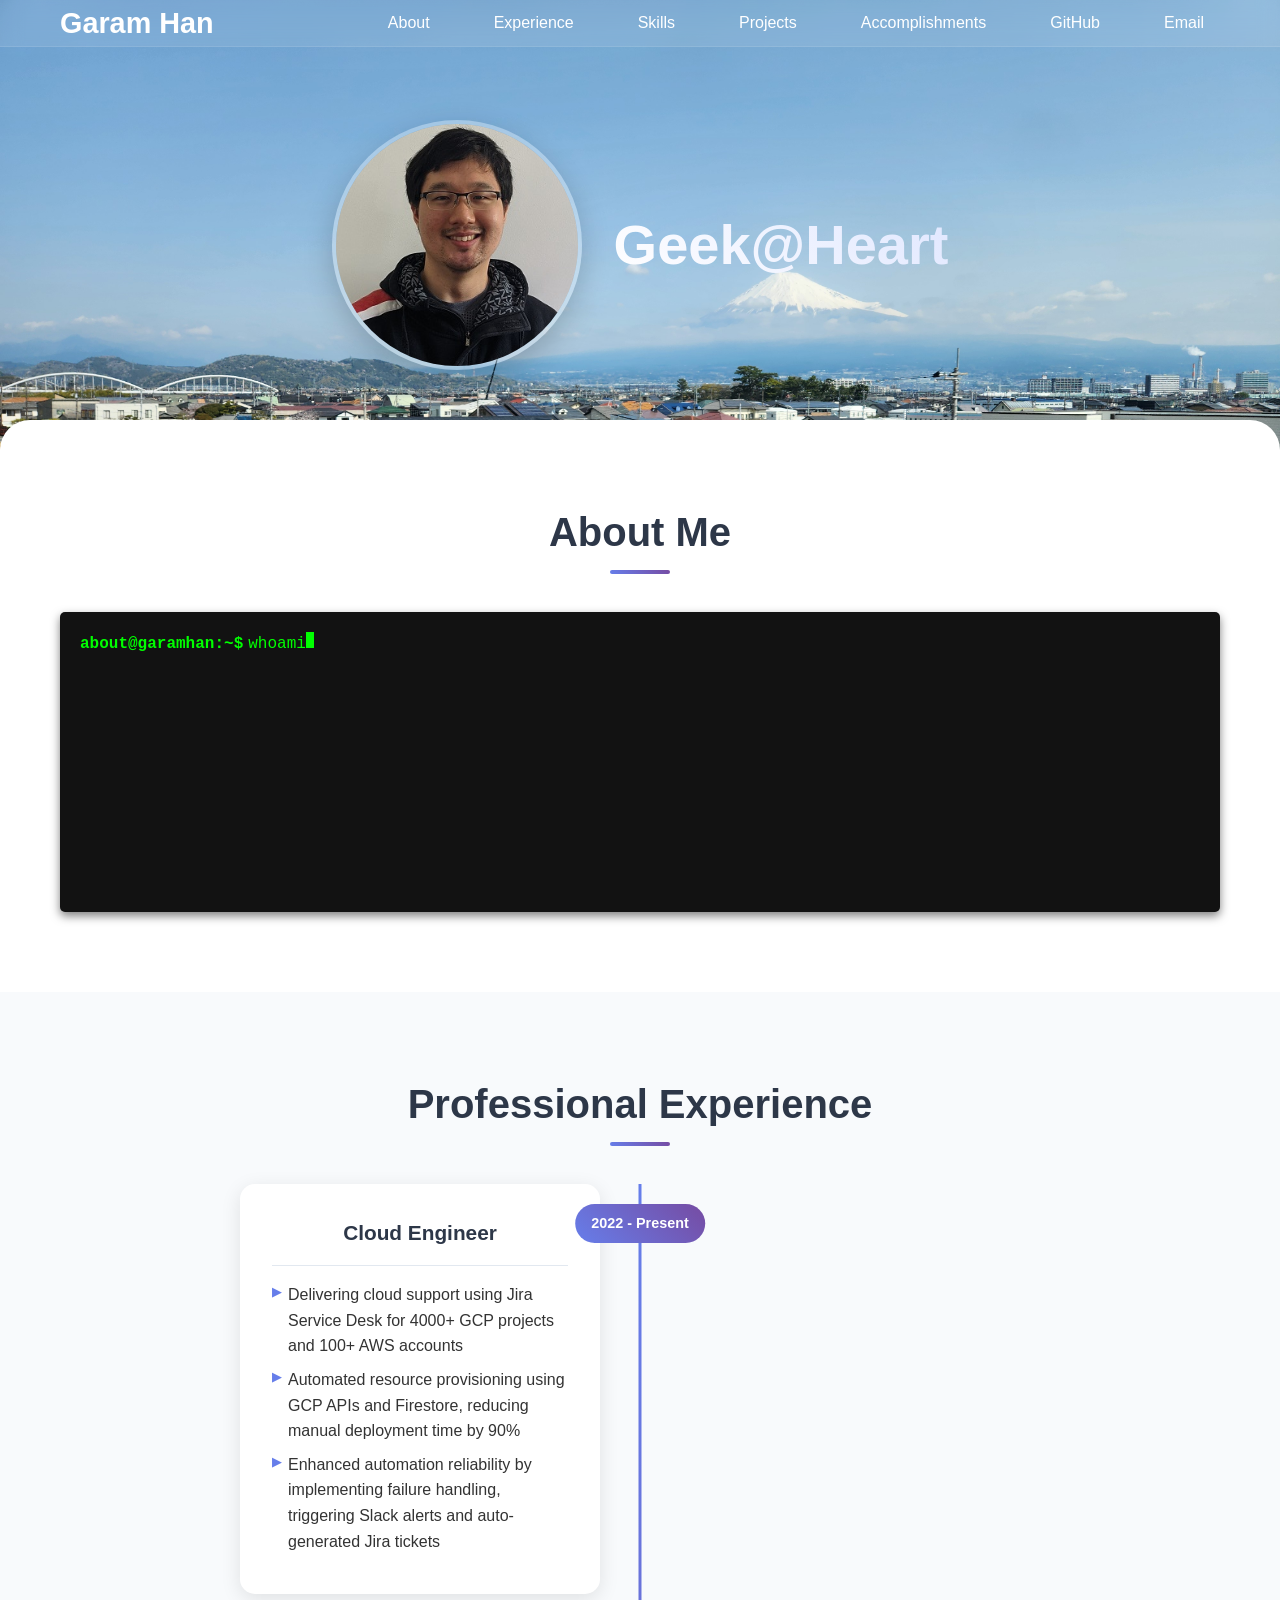
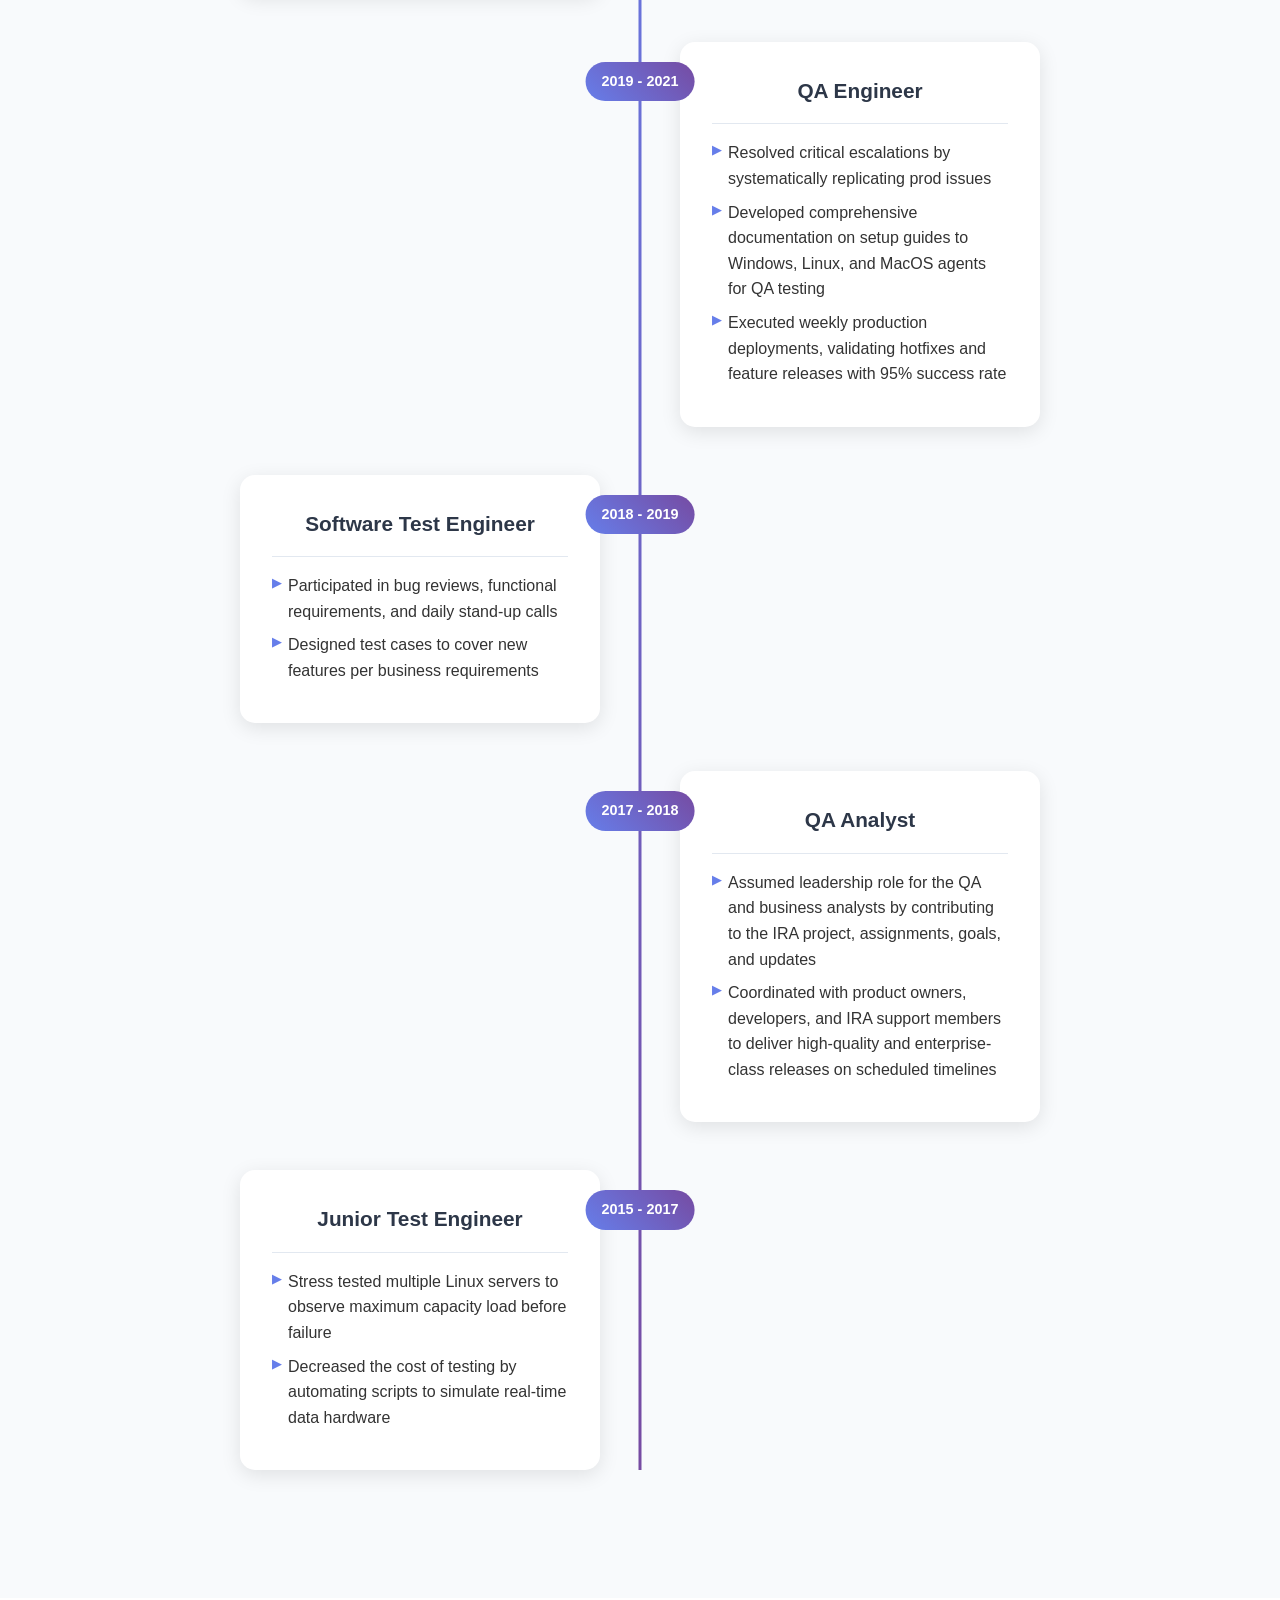
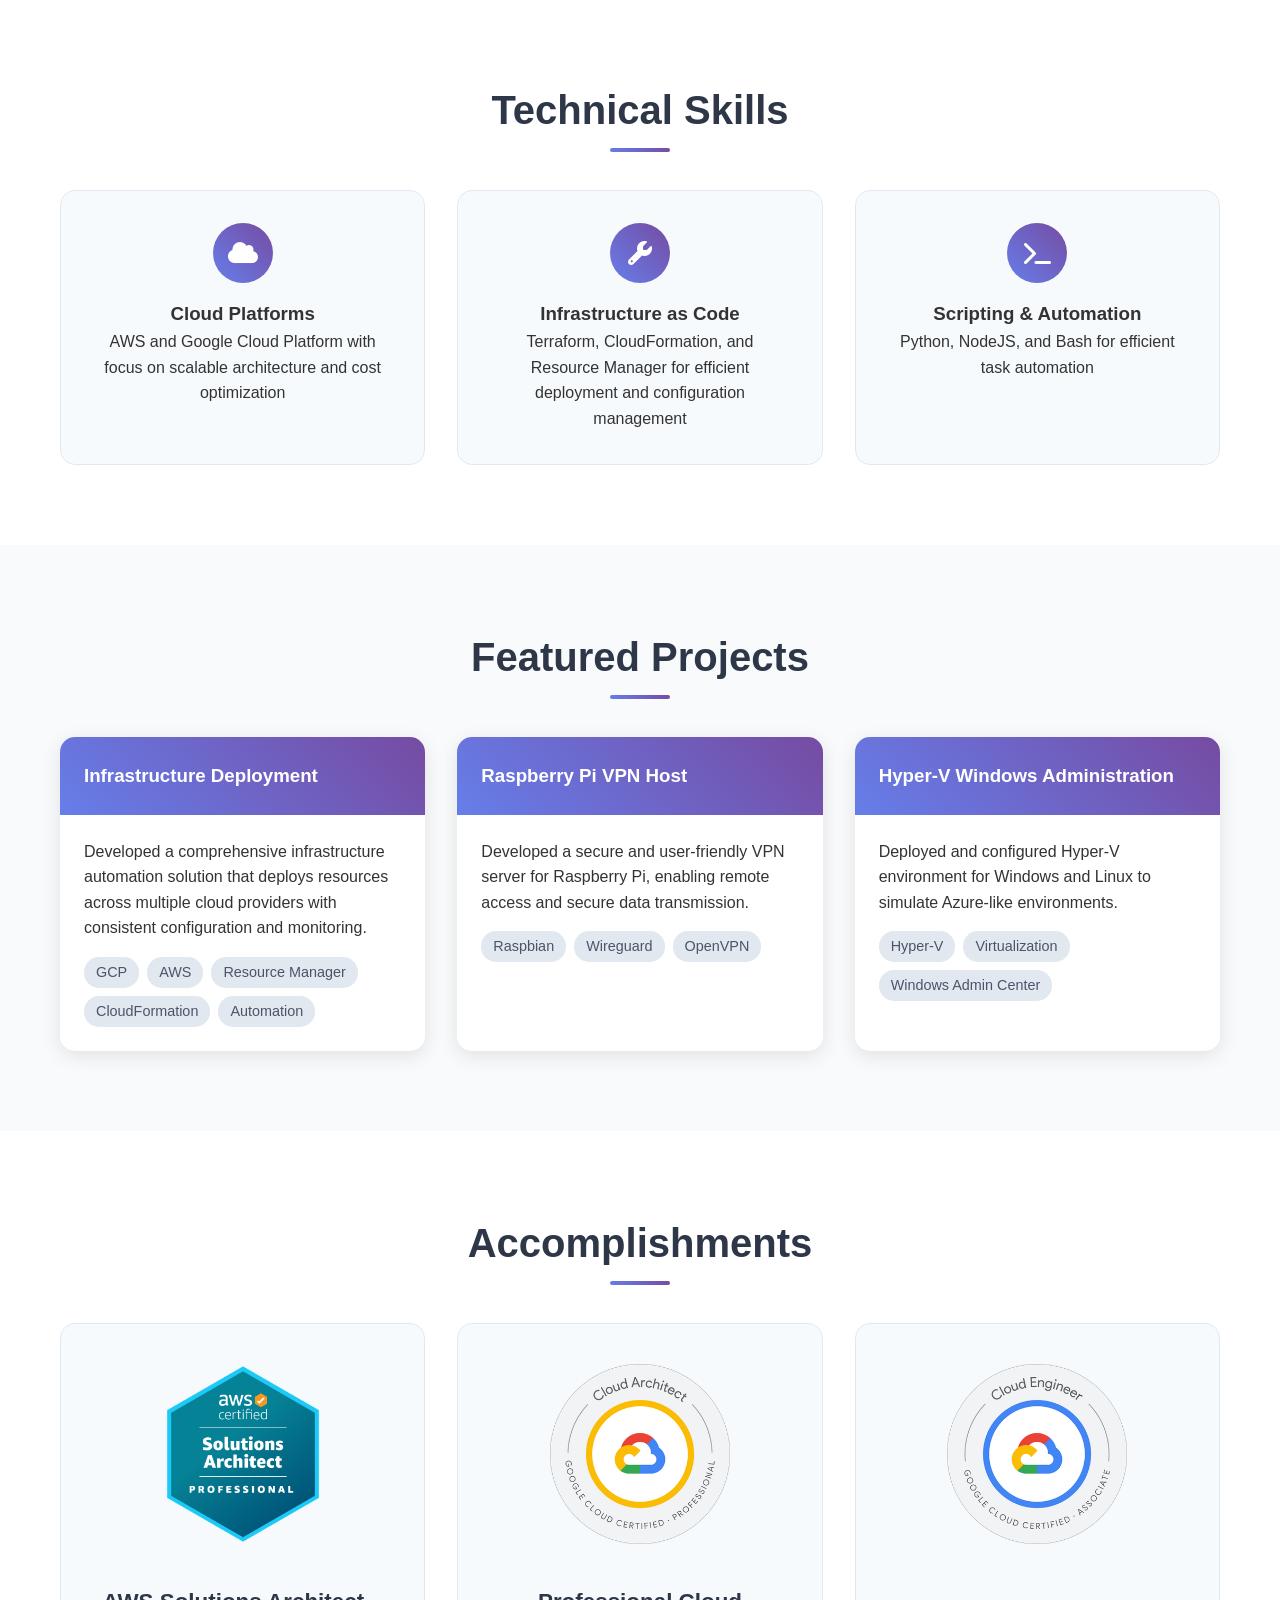
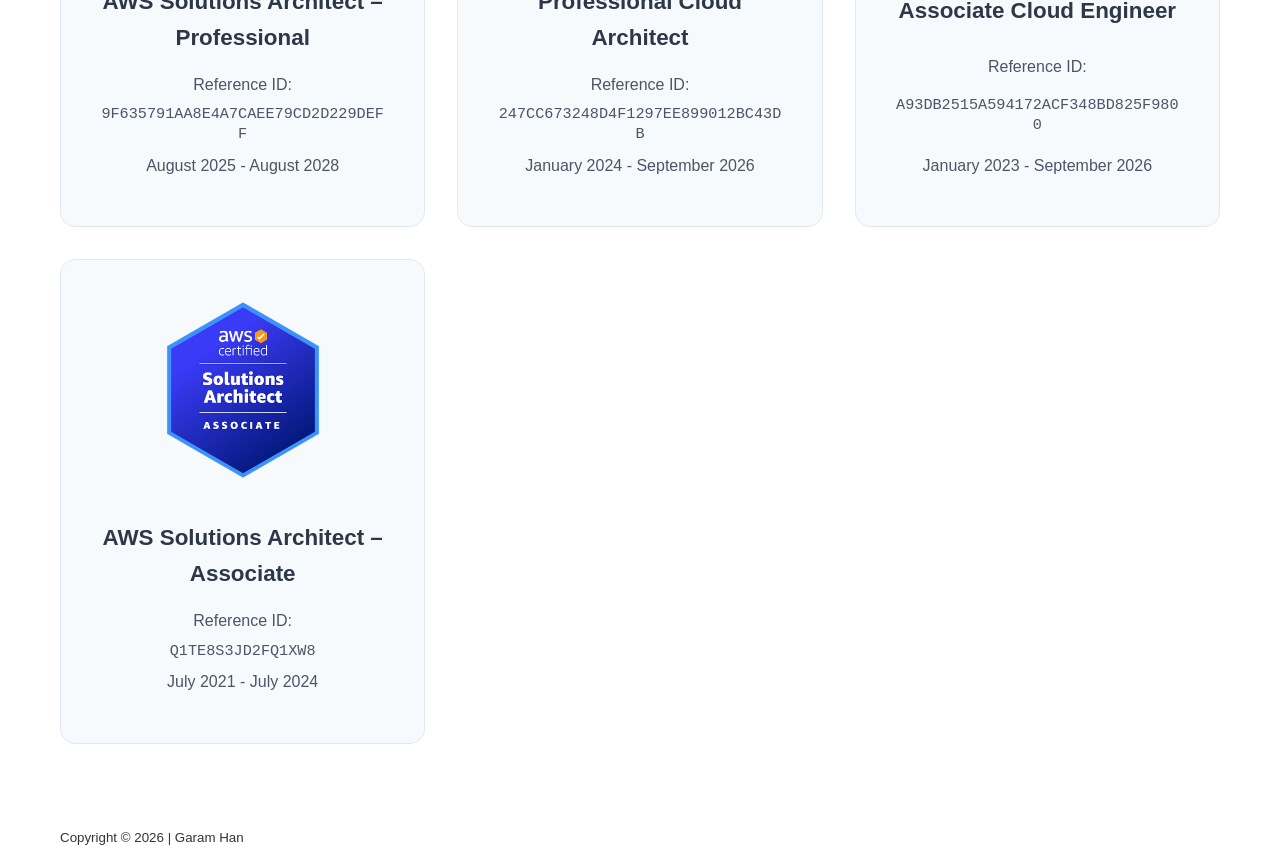
<file: index.html>
<!DOCTYPE html>
<html lang="en">
<head>
    <meta charset="UTF-8">
    <meta name="viewport" content="width=device-width, initial-scale=1.0">
    <link rel="stylesheet" href="https://cdnjs.cloudflare.com/ajax/libs/font-awesome/6.4.2/css/all.min.css">
    <title>Garam Han</title>
    <link rel="stylesheet" href="assets/css/main.css">
    <link rel="shortcut icon" href="images/favicon.ico" />
</head>
<body>
    <header>
        <nav class="container">
            <a class="logo">Garam Han</a>
            <ul class="nav-links">
                <li><a href="#about">About</a></li>
                <li><a href="#experience">Experience</a></li>
                <li><a href="#skills">Skills</a></li>
                <li><a href="#projects">Projects</a></li>
                <li><a href="#accomplishments">Accomplishments</a></li>
                <li><a href="https://github.com/garamh" target="_blank" rel="noopener noreferrer">GitHub</a></li>
                <li><a href="mailto:garamhan.it@gmail.com">Email</a></li>
            </ul>
        </nav>
    </header>

    <section class="hero">
        <div class="container">
            <div class="hero-content">
                <div class="hero-header">
                    <img src="images/profile.jpg" alt="Garam Han" class="hero-photo">
                    <h1>Geek@Heart</h1>
                </div>
            </div>
        </div>
    </section>

    <main>
        <section id="about" class="section">
            <div class="container">
            <h2 class="section-title">About Me</h2>
            <div class="about-content" style="display: flex; justify-content: center; align-items: center;">
                <div class="about-text fade-in-up" style="width: 100%; display: flex; justify-content: center;">
                <div id="cli" class="cli-console"></div>
                <script>
                    const cli = document.getElementById('cli');
                    const MAX_LINES = 8; // Maximum number of visible lines
                    let currentCursor = null;

                    function typeText(element, text, cursor, callback) {
                        let index = 0;
                        const interval = setInterval(() => {
                            if (index < text.length) {
                                element.textContent += text[index++];
                                if (cursor) {
                                    cursor.style.transform = `translateX(${element.offsetWidth}px)`;
                                }
                                checkAndRemoveOldLines();
                            } else {
                                clearInterval(interval);
                                if (callback) callback();
                            }
                        }, 150); // Slowed down typing speed
                    }

                    function checkAndRemoveOldLines() {
                        const lines = cli.querySelectorAll('.input-line');
                        if (lines.length > MAX_LINES) {
                            lines[0].remove();
                        }
                    }

                    function addInputLine(textToType = '', callback) {
                        // Remove previous cursor
                        if (currentCursor) {
                            currentCursor.remove();
                        }

                        const inputLine = document.createElement('div');
                        inputLine.className = 'input-line';

                        const label = document.createElement('label');
                        label.textContent = 'about@garamhan:~$ ';

                        const textContainer = document.createElement('div');
                        textContainer.className = 'text-container';

                        const span = document.createElement('span');
                        span.textContent = '';

                        const cursor = document.createElement('span');
                        cursor.className = 'blinking-cursor';
                        cursor.textContent = ' ';
                        currentCursor = cursor;

                        textContainer.appendChild(span);
                        textContainer.appendChild(cursor);
                        inputLine.appendChild(label);
                        inputLine.appendChild(textContainer);
                        cli.appendChild(inputLine);

                        typeText(span, textToType, cursor, callback);
                    }

                    function addOutputLine(text, delay = 800) { // Increased delay
                        return new Promise(resolve => {
                            setTimeout(() => {
                                const outputLine = document.createElement('div');
                                outputLine.className = 'input-line';
                                outputLine.innerHTML = text;
                                cli.appendChild(outputLine);
                                checkAndRemoveOldLines();
                                resolve();
                            }, delay);
                        });
                    }

                    async function initializeCLI() {
                        // Initial command
                        addInputLine('whoami', () => {
                            setTimeout(async () => {
                                await addOutputLine('Garam Han');
                                setTimeout(() => {
                                    addInputLine('cat about.txt', async () => {
                                        const lines = [
                                            'Passionate Cloud Engineer with expertise in AWS and Google Cloud.',
                                            'Specializing in:',
                                            '• Cloud Infrastructure & Automation',
                                            '• Infrastructure as Code',
                                            '• Manual and Automated Testing',
                                            '• Monitoring, Logging, and Alerting',
                                            '• Containerization'
                                        ];
                                        
                                        for (let line of lines) {
                                            await addOutputLine(line, 800); // Slowed down line appearance
                                        }
                                    });
                                }, 1500); // Increased delay
                            }, 1000);
                        });
                    }

                    window.onload = initializeCLI;
                </script>
                </div>
            </div>
            </div>
        </section>

        <section id="experience" class="section" style="background: #f8fafc;">
            <div class="container">
                <h2 class="section-title">Professional Experience</h2>
                <div class="timeline">
                    <div class="timeline-item fade-in-up">
                        <div class="timeline-date">2022 - Present</div>
                        <div class="timeline-content">
                            <div class="timeline-role" style="text-align: center;">Cloud Engineer</div>
                            <div class="timeline-achievements">
                                <ul>
                                    <li>Delivering cloud support using Jira Service Desk for 4000+ GCP projects and 100+ AWS accounts</li>
                                    <li>Automated resource provisioning using GCP APIs and Firestore, reducing manual deployment time by 90%</li>
                                    <li>Enhanced automation reliability by implementing failure handling, triggering Slack alerts and auto-generated Jira tickets</li>
                                </ul>
                            </div>
                        </div>
                    </div>
                    
                    <div class="timeline-item fade-in-up">
                        <div class="timeline-date">2019 - 2021</div>
                        <div class="timeline-content">
                            <div class="timeline-role" style="text-align: center;">QA Engineer</div>
                            <div class="timeline-achievements">
                                <ul>
                                    <li>Resolved critical escalations by systematically replicating prod issues</li>
                                    <li>Developed comprehensive documentation on setup guides to Windows, Linux, and MacOS agents for QA testing</li>
                                    <li>Executed weekly production deployments, validating hotfixes and feature releases with 95% success rate</li>
                                </ul>
                            </div>
                        </div>
                    </div>
                    
                    <div class="timeline-item fade-in-up">
                        <div class="timeline-date">2018 - 2019</div>
                        <div class="timeline-content">
                            <div class="timeline-role" style="text-align: center;">Software Test Engineer</div>
                            <div class="timeline-achievements">
                                <ul>
                                    <li>Participated in bug reviews, functional requirements, and daily stand-up calls</li>
                                    <li>Designed test cases to cover new features per business requirements</li>
                                </ul>
                            </div>
                        </div>
                    </div>

                    <div class="timeline-item fade-in-up">
                        <div class="timeline-date">2017 - 2018</div>
                        <div class="timeline-content">
                            <div class="timeline-role" style="text-align: center;">QA Analyst</div>
                            <div class="timeline-achievements">
                                <ul>
                                    <li>Assumed leadership role for the QA and business analysts by contributing to the IRA project, assignments, goals, and updates</li>
                                    <li>Coordinated with product owners, developers, and IRA support members to deliver high-quality and enterprise-class releases on scheduled timelines</li>
                                </ul>
                            </div>
                        </div>
                    </div>

                    <div class="timeline-item fade-in-up">
                        <div class="timeline-date">2015 - 2017</div>
                        <div class="timeline-content">
                            <div class="timeline-role" style="text-align: center;">Junior Test Engineer</div>
                            <div class="timeline-achievements">
                                <ul>
                                    <li>Stress tested multiple Linux servers to observe maximum capacity load before failure</li>
                                    <li>Decreased the cost of testing by automating scripts to simulate real-time data hardware</li>
                                </ul>
                            </div>
                        </div>
                    </div>
                </div>
            </div>
        </section>

        <section id="skills" class="section">
            <div class="container">
                <h2 class="section-title">Technical Skills</h2>
                <div class="skills-grid">
                    <div class="skill-card fade-in-up">
                        <div class="skill-icon"><i class="fas fa-cloud"></i></div>
                        <h3>Cloud Platforms</h3>
                        <p>AWS and Google Cloud Platform with focus on scalable architecture and cost optimization</p>
                    </div>
                    <div class="skill-card fade-in-up">
                        <div class="skill-icon"><i class="fas fa-wrench"></i></div>
                        <h3>Infrastructure as Code</h3>
                        <p>Terraform, CloudFormation, and Resource Manager for efficient deployment and configuration management</p>
                    </div>
                    <div class="skill-card fade-in-up">
                        <div class="skill-icon"><i class="fas fa-terminal"></i></div>
                        <h3>Scripting & Automation</h3>
                        <p>Python, NodeJS, and Bash for efficient task automation</p>
                    </div>
                </div>
            </div>
        </section>

        <section id="projects" class="section" style="background: #f8fafc;">
            <div class="container">
                <h2 class="section-title">Featured Projects</h2>
                <div class="projects-grid">
                    <div class="project-card fade-in-up">
                        <div class="project-header">
                            <h3>Infrastructure Deployment</h3>
                        </div>
                        <div class="project-content">
                            <p>Developed a comprehensive infrastructure automation solution that deploys resources across multiple cloud providers with consistent configuration and monitoring.</p>
                            <div class="tech-tags">
                                <span class="tech-tag">GCP</span>
                                <span class="tech-tag">AWS</span>
                                <span class="tech-tag">Resource Manager</span>
                                <span class="tech-tag">CloudFormation</span>
                                <span class="tech-tag">Automation</span>
                            </div>
                        </div>
                    </div>
                    <div class="project-card fade-in-up">
                        <div class="project-header">
                            <h3>Raspberry Pi VPN Host</h3>
                        </div>
                        <div class="project-content">
                            <p>Developed a secure and user-friendly VPN server for Raspberry Pi, enabling remote access and secure data transmission.</p>
                            <div class="tech-tags">
                                <span class="tech-tag">Raspbian</span>
                                <span class="tech-tag">Wireguard</span>
                                <span class="tech-tag">OpenVPN</span>
                            </div>
                        </div>
                    </div>
                    <div class="project-card fade-in-up">
                        <div class="project-header">
                            <h3>Hyper-V Windows Administration</h3>
                        </div>
                        <div class="project-content">
                            <p>Deployed and configured Hyper-V environment for Windows and Linux to simulate Azure-like environments.</p>
                            <div class="tech-tags">
                                <span class="tech-tag">Hyper-V</span>
                                <span class="tech-tag">Virtualization</span>
                                <span class="tech-tag">Windows Admin Center</span>
                            </div>
                        </div>
                    </div>
                </div>
            </div>
        </section>

        <section id="accomplishments" class="section">
            <div class="container">
                <h2 class="section-title">Accomplishments</h2>
                <div class="accomplishments-grid">
                    <div class="skill-card fade-in-up">
                        <a href="https://www.credly.com/users/garam" class="image" target="_blank" rel="noopener noreferrer"><img src="images/sap.png" alt="" /></a>
                        <h3>AWS Solutions Architect – Professional</h3>
                        <p>Reference ID:</p>
                        <p>9F635791AA8E4A7CAEE79CD2D229DEFF</p>
                        <p>August 2025 - August 2028</p>
                    </div>
                    <div class="skill-card fade-in-up">
                        <a href="https://www.credly.com/users/garam" class="image" target="_blank" rel="noopener noreferrer"><img src="images/pca.png" alt="" /></a>
                        <h3>Professional Cloud Architect</h3>
                        <p>Reference ID:</p>
                        <p>247CC673248D4F1297EE899012BC43DB</p>
                        <p>January 2024 - September 2026</p>
                    </div>
                    <div class="skill-card fade-in-up">
                        <a href="https://www.credly.com/users/garam" class="image" target="_blank" rel="noopener noreferrer"><img src="images/ace.png" alt="" /></a>
                        <h3>Associate Cloud Engineer</h3>
                        <p>Reference ID:</p>
                        <p>A93DB2515A594172ACF348BD825F9800</p>
                        <p>January 2023 - September 2026</p>
                    </div>
                    <div class="skill-card fade-in-up">
                        <a href="https://www.credly.com/users/garam" class="image" target="_blank" rel="noopener noreferrer"><img src="images/co2.png" alt="" /></a>
                        <h3>AWS Solutions Architect – Associate</h3>
                        <p>Reference ID:</p>
                        <p>Q1TE8S3JD2FQ1XW8</p>
                        <p>July 2021 - July 2024</p>
                    </div>
                </div>
            </div>
        </section>

        <section class="footer">
            <div class="container">
                <small class="copyright">Copyright &copy; <script>document.write(new Date().getFullYear())</script> | Garam Han
				    </small>
            </div>
        </section>
    </main>

    <script src="assets/js/main.js"></script>
</body>
</html>
</file>
<file: assets/css/main.css>
* {
    margin: 0;
    padding: 0;
    box-sizing: border-box;
}

@keyframes blink {
    0%, 100% { opacity: 1; }
    50% { opacity: 0; }
}

body {
    font-family: -apple-system, BlinkMacSystemFont, 'Segoe UI', Roboto, Oxygen, Ubuntu, Cantarell, sans-serif;
    line-height: 1.6;
    color: #333;
    background: url('../../images/fuji.jpg') center 85%/cover no-repeat fixed;
    min-height: 100vh;
    position: relative;
    background-color: #f5f5f5;
}

body::before {
    content: '';
    position: absolute;
    top: 0;
    left: 0;
    right: 0;
    bottom: 0;
    /* background: linear-gradient(135deg, rgba(102, 126, 234, 0.8) 0%, rgba(118, 75, 162, 0.8) 100%); */
    z-index: 1;
}

body > * {
    position: relative;
    z-index: 2;
}

.container {
    max-width: 1200px;
    margin: 0 auto;
    padding: 0 20px;
}

/* Header */
header {
    background: rgba(255, 255, 255, 0.1);
    backdrop-filter: blur(10px);
    border-bottom: 1px solid rgba(255, 255, 255, 0.1);
    position: fixed;
    width: 100%;
    top: 0;
    z-index: 1000;
    transition: all 0.3s ease;
}

nav {
    display: flex;
    justify-content: space-between;
    align-items: center;
    padding: 1rem 0;
}

.logo {
    font-size: 1.8rem;
    font-weight: 700;
    color: white;
    text-decoration: none;
}

.nav-links {
    display: flex;
    list-style: none;
    gap: 2rem;
}

.nav-links a {
    color: white;
    text-decoration: none;
    font-weight: 500;
    transition: all 0.3s ease;
    padding: 0.5rem 1rem;
    border-radius: 25px;
}

.nav-links a:hover {
    background: rgba(255, 255, 255, 0.2);
    transform: translateY(-2px);
}

/* Hero Section */
.hero {
    padding: 120px 0 80px;
    text-align: center;
    color: white;
}

.hero-content {
    animation: fadeInUp 1s ease-out;
}

.hero-header {
    display: flex;
    align-items: center;
    justify-content: center;
    gap: 2rem;
}

/* CLI Console Styles */
.cli-console {
    background-color: rgba(0, 0, 0, 0.8);
    border-radius: 8px;
    padding: 20px;
    color: #fff;
    font-family: 'Courier New', Courier, monospace;
    min-width: 600px;
    min-height: 200px;
    box-shadow: 0 4px 6px rgba(0, 0, 0, 0.1);
}

.input-line {
    white-space: nowrap;
    margin-bottom: 10px;
    font-size: 16px;
}

.input-line label {
    color: #00ff00;
    margin-right: 8px;
}

.blinking-cursor {
    animation: blink 1s infinite;
    margin-bottom: 1rem;
}

.hero-photo {
    width: 250px;
    height: 250px;
    border-radius: 50%;
    border: 4px solid rgba(255, 255, 255, 0.3);
    box-shadow: 0 10px 30px rgba(0, 0, 0, 0.2);
    object-fit: cover;
    user-select: none;
    -webkit-user-drag: none;
    -webkit-user-select: none;
    -moz-user-select: none;
    -ms-user-select: none;
    pointer-events: none;
    display: block;
    overflow: hidden;
}

.hero h1 {
    font-size: 3.5rem;
    font-weight: 700;
    background: linear-gradient(45deg, #fff, #e0e7ff);
    background-clip: text;
    -webkit-background-clip: text;
    -webkit-text-fill-color: transparent;
}

@keyframes float {
    0%, 100% { transform: translateY(0px); }
    50% { transform: translateY(-10px); }
}

.hero .subtitle {
    font-size: 1.3rem;
    margin-bottom: 2rem;
    opacity: 0.9;
}

.cta-button {
    display: inline-block;
    padding: 12px 30px;
    background: linear-gradient(45deg, #ff6b6b, #ee5a52);
    color: white;
    text-decoration: none;
    border-radius: 50px;
    font-weight: 600;
    transition: all 0.3s ease;
    box-shadow: 0 4px 15px rgba(255, 107, 107, 0.3);
}

.cta-button:hover {
    transform: translateY(-3px);
    box-shadow: 0 8px 25px rgba(255, 107, 107, 0.4);
}

/* Main Content */
main {
    background: white;
    border-radius: 30px 30px 0 0;
    margin-top: -30px;
    position: relative;
    z-index: 10;
    min-height: 100vh;
}

.section {
    padding: 80px 0;
}

.section-title {
    font-size: 2.5rem;
    text-align: center;
    margin-bottom: 3rem;
    color: #2d3748;
    position: relative;
}

.section-title::after {
    content: '';
    position: absolute;
    bottom: -10px;
    left: 50%;
    transform: translateX(-50%);
    width: 60px;
    height: 4px;
    background: linear-gradient(45deg, #667eea, #764ba2);
    border-radius: 2px;
}

/* About Section */
.about-content {
    display: grid;
    grid-template-columns: 1fr 1fr;
    gap: 4rem;
    align-items: center;
}

.about-text {
    font-size: 1.1rem;
    line-height: 1.8;
    color: #4a5568;
}

.about-image {
    text-align: center;
}

.profile-card {
    background: linear-gradient(135deg, #667eea 0%, #764ba2 100%);
    padding: 2rem;
    border-radius: 20px;
    color: white;
    box-shadow: 0 20px 40px rgba(102, 126, 234, 0.2);
}

/* Experience Timeline */
.timeline {
    position: relative;
    max-width: 800px;
    margin: 0 auto;
}

.timeline::before {
    content: '';
    position: absolute;
    left: 50%;
    top: 0;
    bottom: 0;
    width: 3px;
    background: linear-gradient(180deg, #667eea, #764ba2);
    transform: translateX(-50%);
}

.timeline-item {
    margin-bottom: 3rem;
    position: relative;
}

.timeline-content {
    background: white;
    padding: 2rem;
    border-radius: 15px;
    box-shadow: 0 5px 20px rgba(0, 0, 0, 0.1);
    width: 45%;
    position: relative;
    transition: all 0.3s ease;
}

.timeline-content:hover {
    transform: translateY(-5px);
    box-shadow: 0 10px 30px rgba(0, 0, 0, 0.15);
}

.timeline-item:nth-child(odd) .timeline-content {
    margin-left: auto;
    margin-right: 55%;
}

.timeline-item:nth-child(even) .timeline-content {
    margin-left: 55%;
}

.timeline-date {
    position: absolute;
    left: 50%;
    top: 20px;
    transform: translateX(-50%);
    background: linear-gradient(45deg, #667eea, #764ba2);
    color: white;
    padding: 0.5rem 1rem;
    border-radius: 20px;
    font-weight: 600;
    font-size: 0.9rem;
    z-index: 10;
}

.timeline-company {
    color: #667eea;
    font-weight: 600;
    font-size: 0.9rem;
    margin-bottom: 0.5rem;
}

.timeline-role {
    font-size: 1.3rem;
    font-weight: 600;
    color: #2d3748;
    margin-bottom: 1rem;
}

.timeline-description {
    color: #4a5568;
    line-height: 1.6;
}

.timeline-achievements {
    margin-top: 1rem;
    padding-top: 1rem;
    border-top: 1px solid #e2e8f0;
}

.timeline-achievements ul {
    list-style: none;
    padding-left: 0;
}

.timeline-achievements li {
    margin-bottom: 0.5rem;
    padding-left: 1rem;
    position: relative;
}

.timeline-achievements li::before {
    content: '▶';
    position: absolute;
    left: 0;
    color: #667eea;
    font-size: 0.8rem;
}

/* Skills Section */
.skills-grid {
    display: grid;
    grid-template-columns: repeat(auto-fit, minmax(250px, 1fr));
    gap: 2rem;
}

/* Accomplishments Section */
.accomplishments-grid {
    display: grid;
    grid-template-columns: repeat(auto-fit, minmax(350px, 1fr));
    gap: 2rem;
    overflow-x: hidden;
    width: 100%;
}

.skill-card {
    background: #f7fafc;
    padding: 2rem;
    border-radius: 15px;
    text-align: center;
    transition: all 0.3s ease;
    border: 1px solid #e2e8f0;
}

.skill-card:hover {
    transform: translateY(-5px);
    box-shadow: 0 10px 30px rgba(0, 0, 0, 0.1);
}

.skill-icon {
    width: 60px;
    height: 60px;
    background: linear-gradient(45deg, #667eea, #764ba2);
    border-radius: 50%;
    display: flex;
    align-items: center;
    justify-content: center;
    margin: 0 auto 1rem;
    font-size: 1.5rem;
    color: white;
}

/* Projects Section */
.projects-grid {
    display: grid;
    grid-template-columns: repeat(auto-fit, minmax(350px, 1fr));
    gap: 2rem;
}

.project-card {
    background: white;
    border-radius: 15px;
    overflow: hidden;
    box-shadow: 0 5px 20px rgba(0, 0, 0, 0.1);
    transition: all 0.3s ease;
}

.project-card:hover {
    transform: translateY(-10px);
    box-shadow: 0 20px 40px rgba(0, 0, 0, 0.15);
}

.project-header {
    background: linear-gradient(45deg, #667eea, #764ba2);
    padding: 1.5rem;
    color: white;
}

.project-content {
    padding: 1.5rem;
}

.tech-tags {
    display: flex;
    flex-wrap: wrap;
    gap: 0.5rem;
    margin-top: 1rem;
}

.tech-tag {
    background: #e2e8f0;
    color: #4a5568;
    padding: 0.25rem 0.75rem;
    border-radius: 15px;
    font-size: 0.9rem;
}

/* Animations */
@keyframes fadeInUp {
    from {
        opacity: 0;
        transform: translateY(30px);
    }
    to {
        opacity: 1;
        transform: translateY(0);
    }
}

.fade-in-up {
    animation: fadeInUp 0.8s ease-out forwards;
    opacity: 0;
}

/* Mobile Responsiveness */
@media (max-width: 768px) {
    .nav-links {
        display: none;
    }

    .hero-header {
        flex-direction: column;
        gap: 1rem;
    }

    .hero-photo {
        width: 100px;
        height: 100px;
    }

    .hero h1 {
        font-size: 2.5rem;
    }

    .about-content {
        grid-template-columns: 1fr;
        gap: 2rem;
    }

    .section {
        padding: 60px 0;
    }

    /* Timeline mobile styles */
    .timeline::before {
        left: 20px;
    }

    .timeline-content {
        width: calc(100% - 80px);
        margin-left: 60px !important;
        margin-right: 0 !important;
    }

    .timeline-date {
        left: 20px;
        transform: translateX(-50%);
    }
}

/* Smooth scrolling */
html {
    scroll-behavior: smooth;
}

/* Custom scrollbar */
::-webkit-scrollbar {
    width: 8px;
}

::-webkit-scrollbar-track {
    background: #f1f1f1;
}

::-webkit-scrollbar-thumb {
    background: linear-gradient(45deg, #667eea, #764ba2);
    border-radius: 4px;
}

#cli {
    font-family: 'Courier New', Courier, monospace;
    background-color: #121212; 
    color: #00ff00;
    border-radius: 5px;
    padding: clamp(10px, 3vw, 20px);
    overflow: hidden;
    box-shadow: 0 4px 10px rgba(0, 0, 0, 0.5);
    height: 300px;
    width: 100%;
    max-width: 100%;
    position: relative;
}

#cli .output {
	white-space: pre-wrap;
	line-height: 1.5;
	color: #00ff00;
}

#cli .input-line {
    margin: 0;
    padding: 0;
    line-height: 1.5;
    margin-bottom: 5px;
    width: 100%;
    display: flex;
    flex-wrap: wrap;
    align-items: baseline;
}

#cli .input-line .text-container {
    position: relative;
    display: inline-flex;
    align-items: baseline;
    flex: 1;
}

#cli .input-line label {
    color: #00ff00;
    font-weight: bold;
    white-space: nowrap;
    margin-right: 5px;
    flex-shrink: 0;
}

#cli .input-line span {
    color: #00ff00;
    margin: 0;
    white-space: pre-wrap;
    word-wrap: break-word;
}

#cli .blinking-cursor {
    position: absolute;
    display: inline-block;
    width: 8px;
    height: 1em;
    background-color: #00ff00;
    animation: blink 1s step-start infinite;
    transition: transform 0.1s ease-in-out;
}

@keyframes blink {
	50% {
		background-color: transparent;
	}
}

input {
    display: none;
}

img {
    pointer-events: none;
}

.skill-card img,
.accomplishments-grid .skill-card img {
    max-width: 100%;
    height: auto;
    width: 150px; /* Set a default width */
    display: block;
    margin: 0 auto 1rem;
    transition: transform 0.3s ease;
}

.skill-card img:hover,
.accomplishments-grid .skill-card img:hover {
    transform: scale(1.05);
}

.accomplishments-grid .skill-card {
    padding: 2.5rem;
    min-height: 300px;
    display: flex;
    flex-direction: column;
    justify-content: space-between;
    overflow: hidden;
    word-wrap: break-word;
}

.accomplishments-grid .skill-card h3 {
    font-size: 1.4rem;
    margin: 1rem 0;
    color: #2d3748;
}

.accomplishments-grid .skill-card p {
    color: #4a5568;
    margin-bottom: 0.5rem;
    font-size: 1rem;
    word-wrap: break-word;
    overflow-wrap: break-word;
    word-break: break-word;
    hyphens: none;
    -webkit-hyphens: none;
    -ms-hyphens: none;
}

.accomplishments-grid .skill-card p:nth-of-type(2) {
    font-family: monospace;
    font-size: 0.95rem;
    line-height: 1.3;
    word-break: break-word;
    overflow-wrap: break-word;
    white-space: nowrap;
    overflow: hidden;
    text-overflow: ellipsis;
}

/* Make certification images slightly larger */
.accomplishments-grid .skill-card img {
    width: 180px;
    height: auto;
    margin-bottom: 1.5rem;
}

/* Specific fix for certification reference numbers */
.accomplishments-grid .skill-card p:contains("Reference:"),
.accomplishments-grid .skill-card p[title*="Reference"] {
    font-family: monospace;
    font-size: 0.9rem;
    line-height: 1.4;
    word-break: break-all; /* More aggressive breaking for reference numbers */
    overflow-wrap: anywhere;
}

@media (min-width: 769px) {
    .accomplishments-grid .skill-card p:nth-of-type(2) {
        white-space: normal;
        overflow: visible;
        text-overflow: unset;
        word-break: break-all; /* Break at any character to prevent single char wrapping */
    }
}

@media (max-width: 768px) {
    /* Body adjustments */
    body {
        background-size: cover;
        background-position: center center;
        background-attachment: scroll; /* Better performance on mobile */
    }
    
    .container {
        padding: 0 15px; /* Reduced padding for mobile */
    }
    
    /* Header mobile fixes */
    .nav-links {
        display: none;
    }
    
    .logo {
        font-size: 1.5rem;
    }
    
    /* Hero section mobile */
    .hero {
        padding: 100px 0 60px;
    }
    
    .hero-header {
        flex-direction: column;
        gap: 1.5rem;
    }
    
    .hero-photo {
        width: 150px;
        height: 150px;
    }
    
    .hero h1 {
        font-size: 2.2rem;
        line-height: 1.2;
    }
    
    .hero .subtitle {
        font-size: 1.1rem;
        padding: 0 10px;
    }
    
    /* CLI Console Mobile Responsiveness */
    .cli-console {
        min-width: unset;
        width: 100%;
        max-width: 100%;
        padding: 15px;
        border-radius: 5px;
        overflow-x: auto;
        font-size: 14px;
    }
    
    #cli {
        width: 100%;
        min-width: unset;
        max-width: 100%;
        height: 250px;
        max-height: 400px;
        padding: 15px;
        font-size: 14px;
        overflow-x: auto;
    }
    
    #cli .input-line {
        flex-wrap: wrap;
        margin-bottom: 8px;
    }
    
    #cli .input-line label {
        margin-right: 3px;
        font-size: 14px;
    }
    
    #cli .input-line span {
        font-size: 14px;
        word-break: break-word;
    }
    
    #cli .blinking-cursor {
        width: 6px;
        height: 14px;
    }
    
    .input-line {
        font-size: 14px;
        margin-bottom: 8px;
        word-wrap: break-word;
        overflow-wrap: break-word;
    }
    
    /* Main content mobile */
    main {
        border-radius: 20px 20px 0 0;
        margin-top: -20px;
    }
    
    .section {
        padding: 50px 0;
    }
    
    .section-title {
        font-size: 2rem;
        margin-bottom: 2rem;
    }
    
    /* About section mobile */
    .about-content {
        grid-template-columns: 1fr;
        gap: 2rem;
    }
    
    .about-text {
        font-size: 1rem;
    }
    
    /* Timeline mobile */
    .timeline::before {
        left: 20px;
    }
    
    .timeline-content {
        width: calc(100% - 60px);
        margin-left: 50px !important;
        margin-right: 0 !important;
        padding: 1.5rem;
    }
    
    .timeline-date {
        left: 20px;
        transform: translateX(-50%);
        font-size: 0.8rem;
        padding: 0.4rem 0.8rem;
    }
    
    .timeline-role {
        font-size: 1.1rem;
    }
    
    /* Skills and Projects mobile */
    .skills-grid,
    .projects-grid {
        grid-template-columns: 1fr;
        gap: 1.5rem;
    }
    
    .skill-card,
    .project-card {
        margin: 0 10px;
    }
    
    /* CTA button mobile */
    .cta-button {
        padding: 10px 25px;
        font-size: 1rem;
    }

    /* Accomplishments mobile */
    .accomplishments-grid .skill-card {
        padding: 1.5rem;
        margin: 0 5px; /* Reduce margin to give more space */
        min-height: unset;
    }
    
    .accomplishments-grid .skill-card p {
        font-size: 0.9rem;
        line-height: 1.3;
        word-break: break-word;
        overflow-wrap: break-word;
        hyphens: auto;
        -webkit-hyphens: auto;
    }
    
    .accomplishments-grid .skill-card h3 {
        font-size: 1.2rem;
        line-height: 1.3;
        word-wrap: break-word;
    }
}

/* Extra small phones */
@media (max-width: 480px) {
    .container {
        padding: 0 10px;
    }
    
    .hero {
        padding: 90px 0 50px;
    }
    
    .hero h1 {
        font-size: 1.8rem;
    }
    
    .hero .subtitle {
        font-size: 1rem;
    }
    
    .hero-photo {
        width: 120px;
        height: 120px;
    }
    
    /* CLI extra small screens */
    .cli-console,
    #cli {
        padding: 12px;
        height: 200px;
        font-size: 12px;
    }
    
    #cli .input-line label,
    #cli .input-line span,
    .input-line {
        font-size: 12px;
    }
    
    #cli .blinking-cursor {
        width: 5px;
        height: 12px;
    }
    
    .section-title {
        font-size: 1.8rem;
    }
    
    .timeline-content {
        width: calc(100% - 40px);
        margin-left: 35px !important;
        padding: 1rem;
    }
    
    .timeline-date {
        left: 15px;
        font-size: 0.7rem;
        padding: 0.3rem 0.6rem;
    }

    /* Accomplishments extra small screens */
    .accomplishments-grid {
        grid-template-columns: 1fr;
        gap: 1rem;
        padding: 0 5px;
    }
    
    .accomplishments-grid .skill-card {
        padding: 1.2rem;
        margin: 0;
    }
    
    .accomplishments-grid .skill-card p {
        font-size: 0.85rem;
        word-break: break-all;
        overflow-wrap: anywhere;
    }
}

.accomplishments-grid {
    display: grid;
    grid-template-columns: repeat(auto-fit, minmax(300px, 1fr)); /* Reduced min-width */
    gap: 2rem;
    
    /* Ensure grid doesn't overflow */
    overflow-x: hidden;
    width: 100%;
}

/* Landscape phone orientation */
@media (max-width: 768px) and (orientation: landscape) {
    .hero {
        padding: 80px 0 40px;
    }
    
    .hero-header {
        flex-direction: row;
        align-items: center;
        justify-content: center;
        gap: 2rem;
    }
    
    .hero-photo {
        width: 120px;
        height: 120px;
    }
    
    .hero h1 {
        font-size: 2rem;
    }
    
    #cli {
        height: 180px;
    }

    .accomplishments-grid {
        grid-template-columns: 1fr;
        gap: 1.5rem;
        padding: 0 10px;
    }
}

/* Ensure text doesn't overflow on very small screens */
@media (max-width: 320px) {
    .hero h1 {
        font-size: 1.6rem;
        word-break: break-word;
    }
    
    .cli-console,
    #cli {
        font-size: 11px;
        padding: 10px;
    }
    
    .timeline-content {
        width: calc(100% - 30px);
        margin-left: 25px !important;
    }
}

/* iOS Safari specific fixes */
@supports (-webkit-touch-callout: none) {
    .accomplishments-grid .skill-card p {
        -webkit-word-break: break-word;
        hyphens: auto;
        -ms-hyphens: auto;
        -webkit-hyphens: auto;
        word-wrap: break-word;
        overflow-wrap: break-word;
        word-break: break-word;
    }
}
</file>
